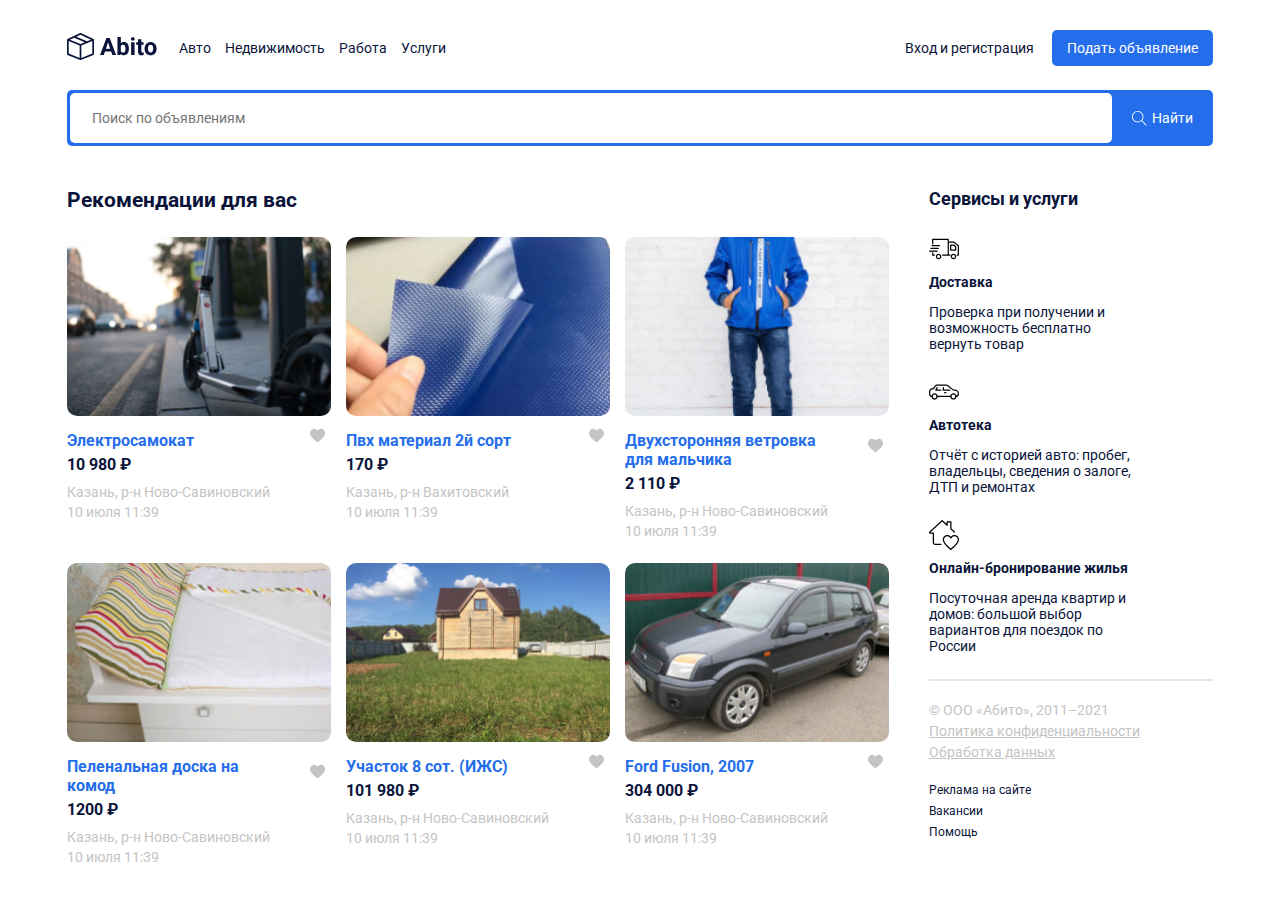
<file: index.html>
<!DOCTYPE html>
<html lang="en">
  <head>
    <meta charset="UTF-8">
    <meta name="viewport" content="width=device-width, initial-scale=1.0">
    <title>Abito</title>
    <link rel="stylesheet" href="css/style.css">
    <link rel="preconnect" href="https://fonts.googleapis.com">
    <link rel="preconnect" href="https://fonts.gstatic.com" crossorigin>
    <link href="https://fonts.googleapis.com/css2?family=Roboto:wght@400;700&display=swap" rel="stylesheet">
    <link rel="stylesheet" href="css/normalize.css">
  </head>
  <body>

<!--    HEADER START-->
<header class="header container">
<!-- NAVBAR START -->
  <div class="navbar">
    <a href="index.html" class="logo">
      <img src="img/logo.svg" alt="logo-abito" class="logo-image">
    </a>
    <div class="navbar-panel">
      <button class="close-menu">
        <svg width="20" height="20" viewBox="0 0 20 20" fill="none" xmlns="http://www.w3.org/2000/svg">
        <path d="M0.5 1L19 19.5M19 1L0.5 19.5" stroke="black"/>
      </svg>
      </button>


      <nav class="navbar-menu">
        <!--      NAVIGATION MENU-->
        <ul class="menu">
          <li class="menu-item">
            <a
                    href="#"
                    class="menu-link">Авто</a>
          </li>
          <li class="menu-item">
            <a
                    href="#"
                    class="menu-link">Недвижимость</a>
          </li>
          <li class="menu-item">
            <a
                    href="#"
                    class="menu-link">Работа</a>
          </li>
          <li class="menu-item">
            <a
                    href="#"
                    class="menu-link">Услуги</a>
          </li>
        </ul>
      </nav>

      <div class="button-group">
        <a href="#" class="button button-link">Вход и регистрация</a>
        <a href="#" class="button button-primary">Подать объявление</a>
      </div>
    </div>
    <button class="menu-button">
      <svg width="30" height="30" viewBox="0 0 30 30" fill="none" xmlns="http://www.w3.org/2000/svg">
      <path d="M0.937476 9.37501H29.0624C29.58 9.37501 29.9999 8.95498 29.9999 8.43754C29.9999 7.92002 29.5799 7.50006 29.0624 7.50006H0.937476C0.419955 7.50006 0 7.92009 0 8.43754C0 8.95498 0.420033 9.37501 0.937476 9.37501Z" fill="black"/>
      <path d="M29.0624 14.0626H0.937476C0.419955 14.0626 0 14.4826 0 15C0 15.5175 0.420033 15.9375 0.937476 15.9375H29.0624C29.58 15.9375 29.9999 15.5175 29.9999 15C29.9999 14.4826 29.58 14.0626 29.0624 14.0626Z" fill="black"/>
      <path d="M29.0625 20.625H10.3125C9.79495 20.625 9.375 21.0451 9.375 21.5625C9.375 22.08 9.79503 22.5 10.3125 22.5H29.0625C29.58 22.5 29.9999 22.0799 29.9999 21.5625C30 21.045 29.58 20.625 29.0625 20.625Z" fill="black"/>
    </svg>
    </button>

  </div>
<!--  NAVBAR END-->
  <div class="search-panel">
    <input type="search" class="search-input" placeholder="Поиск по объявлениям">
    <button class="search-button">
      <svg class="search-icon" width="15" height="15" viewBox="0 0 15 15" fill="none" xmlns="http://www.w3.org/2000/svg">
        <g clip-path="url(#clip0)">
          <path d="M14.6506 14.0012L10.0862 9.43675C10.9465 8.43352 11.4706 7.13293 11.4706 5.71058C11.4706 2.54822 8.89765 -0.0247192 5.7353 -0.0247192C4.20353 -0.0247192 2.76265 0.571751 1.67824 1.6544C0.595589 2.73793 -0.000881376 4.17881 9.77541e-07 5.71058C9.77541e-07 8.87293 2.57294 11.4459 5.7353 11.4459C7.15765 11.4459 8.45912 10.9218 9.46235 10.0615L14.0268 14.6259L14.6506 14.0012ZM5.7353 10.5635C3.06 10.5635 0.882354 8.38675 0.882354 5.71058C0.881472 4.41352 1.38618 3.19499 2.30294 2.2791C3.21882 1.36234 4.43824 0.857634 5.7353 0.857634C8.41059 0.857634 10.5882 3.0344 10.5882 5.71058C10.5882 8.38587 8.41059 10.5635 5.7353 10.5635Z" fill="white"/>
        </g>
        <defs>
          <clipPath id="clip0">
            <rect width="15" height="15" fill="white"/>
          </clipPath>
        </defs>
      </svg>
      <span class="search-button-text">Найти</span>
    </button>
  </div>
</header>
<!--    HEADER END-->
    <div class="page-content container">
<!--      ХРАНЯТСЯ КАРТОЧКИ-->
  <main class="main">
    <h2 class="page-title">Рекомендации для вас</h2>
  <div class="cards">
    <div class="card">
      <a href="single.html" class="card-link">
        <img src="img/card-image.jpg" alt="" class="card-image">

      </a>
      <div class="card-header">
        <a href="single.html" class="card-link">
          <h3 class="card-title">Электросамокат</h3>
        </a>
        <button class="like">
          <img src="img/like.svg" alt="like">
        </button>
      </div>
      <strong class="card-price">10 980 ₽</strong>
      <p class="card-text">Казань, р-н Ново-Савиновский</p>
      <p class="card-text">10 июля 11:39</p>
    </div>
    <div class="card">
      <a href="single.html" class="card-link">
        <img src="img/pvx.jpg" alt="" class="card-image">

      </a>
      <div class="card-header">
        <a href="single.html" class="card-link">
          <h3 class="card-title">Пвх материал 2й сорт</h3>
        </a>
        <button class="like">
          <img src="img/like.svg" alt="like">
        </button>
      </div>
      <strong class="card-price">170 ₽</strong>
      <p class="card-text">Казань, р-н Вахитовский</p>
      <p class="card-text">10 июля 11:39</p>
    </div>
    <div class="card">
      <a href="single.html" class="card-link">
        <img src="img/jacket.jpg" alt="" class="card-image">

      </a>
      <div class="card-header">
        <a href="single.html" class="card-link">
          <h3 class="card-title">Двухсторонняя ветровка для мальчика</h3>
        </a>
        <button class="like">
          <img src="img/like.svg" alt="like">
        </button>
      </div>
      <strong class="card-price">2 110 ₽</strong>
      <p class="card-text">Казань, р-н Ново-Савиновский</p>
      <p class="card-text">10 июля 11:39</p>
    </div>
    <div class="card">
      <a href="single.html" class="card-link">
        <img src="img/board.jpg" alt="" class="card-image">

      </a>
      <div class="card-header">
        <a href="single.html" class="card-link">
          <h3 class="card-title">Пеленальная доска на комод</h3>
        </a>
        <button class="like">
          <img src="img/like.svg" alt="like">
        </button>
      </div>
      <strong class="card-price">1200 ₽</strong>
      <p class="card-text">Казань, р-н Ново-Савиновский</p>
      <p class="card-text">10 июля 11:39</p>
    </div>
    <div class="card">
      <a href="single.html" class="card-link">
        <img src="img/plot.jpg" alt="" class="card-image">

      </a>
      <div class="card-header">
        <a href="single.html" class="card-link">
          <h3 class="card-title">Участок 8 сот. (ИЖС)</h3>
        </a>
        <button class="like">
          <img src="img/like.svg" alt="like">
        </button>
      </div>
      <strong class="card-price">101 980 ₽</strong>
      <p class="card-text">Казань, р-н Ново-Савиновский</p>
      <p class="card-text">10 июля 11:39</p>
    </div>
    <div class="card">
      <a href="single.html" class="card-link">
        <img src="img/car.jpg" alt="" class="card-image">

      </a>
      <div class="card-header">
        <a href="single.html" class="card-link">
          <h3 class="card-title">Ford Fusion, 2007</h3>
        </a>
        <button class="like">
          <img src="img/like.svg" alt="like">
        </button>
      </div>
      <strong class="card-price">304 000 ₽</strong>
      <p class="card-text">Казань, р-н Ново-Савиновский</p>
      <p class="card-text">10 июля 11:39</p>
    </div>
  </div>
  </main>
  <aside class="sidebar">
  <h4 class="page-title">Сервисы и услуги</h4>
    <div class="service">
      <img src="img/shipping.svg" alt="icon:shipping" class="service-image">
    <h5 class="service-title">Доставка</h5>
      <p class="service-text">Проверка при получении и возможность бесплатно вернуть товар</p>
    </div>
    <div class="service">
      <img src="img/autoteca.svg" alt="icon:autoteca" class="service-image">
      <h5 class="service-title">Автотека</h5>
      <p class="service-text">Отчёт с историей авто: пробег, владельцы, сведения о залоге, ДТП и ремонтах</p>
    </div>
    <div class="service">
      <img src="img/booking.svg" alt="icon:booking" class="service-image">
      <h5 class="service-title">Онлайн-бронирование жилья</h5>
      <p class="service-text">Посуточная аренда квартир и домов: большой выбор вариантов для поездок по России</p>
    </div>
    <hr color="#E5E5E5">
    <footer class="footer">
      <p class="footer-text">© ООО «Абито», 2011–2021</p>
      <ul class="footer-menu">
        <li class="footer-menu-item">
          <a href="#" class="footer-text">Политика конфиденциальности</a>
        </li>
        <li class="footer-menu-item">
          <a href="#" class="footer-text">Обработка данных</a>
        </li>
      </ul>
      <ul class="footer-menu">
        <li class="footer-menu-item">
          <a href="#" class="footer-link">Реклама на сайте</a>
        </li>
        <li class="footer-menu-item">
          <a href="#" class="footer-link">Вакансии</a>
        </li>
        <li class="footer-menu-item">
          <a href="#" class="footer-link">Помощь</a>
        </li>
      </ul>
    </footer>
  </aside>
    </div>
    <script src="https://unpkg.com/swiper/swiper-bundle.min.js"></script>
    <script src="js/main.js"></script>
  </body>
</html>
</file>
<file: css/style.css>
body{
    font-family: 'Roboto', sans-serif;
    font-size: 14px;
    color: #0A143A;
}
.container{
    max-width: 1146px;
    margin: auto;
}
.header{
    padding-top: 30px ;
    padding-bottom: 30px;
    margin-bottom: 12px;
}
.navbar{
    display: flex;
    align-items: center;
    justify-content: space-between;
    padding-bottom: 24px;
}
.navbar-panel{
    flex-grow: 1;
    display: flex;
    align-items: center;
}
.navbar-menu{
    margin-right: auto;
}
.menu{
    list-style-type: none;
    margin: 0;
    padding-left: 22px;
    padding-right: 22px;
    display: flex;
}
/*для всех пунктов меню, кроме последнего*/
.menu-item:not(:last-child){
    margin-right: 14px;
}
.menu-link{
    text-decoration: none;
    color:inherit;
/*    возьми цвет как у родителя(цвет body)*/
}
.button{
    text-decoration: none;
    display: inline-block;
    padding: 10px 15px;
    cursor: pointer;
}
.button-link{
    color: inherit;
}
.button-primary{
    background: #256EEB;
    border-radius: 5px;
    color: white;
}
.search-panel{
    height: 50px;
    background: #256EEB;
    border-radius: 5px;
    display: flex;
    padding: 3px;
}
.search-input{
    flex-grow: 1;
    background: #FFFFFF;
    border-radius: 5px;
    border: none;
    padding-left: 22px;
    padding-right: 22px;
}
.search-button{
    background: #256EEB;
    border-radius: 5px;
    border: none;
    color: white;
    padding-left: 20px;
    padding-right: 17px;
    display: flex;
    align-items: center;
    cursor: pointer;
}
.search-button-text{
    margin-left: 5px;
}
.page-content{
    display: grid;
    grid-template-columns:9fr 3fr;
    grid-column-gap: 10px;
}
.card-image{
    border-radius: 10px;
    width: 264px;
    height: 179px;
    object-fit: cover;
    }
.cards{
    display: flex;
    flex-wrap: wrap;

}
.card{
    margin-bottom: 20px;
    margin-right: 15px;
}
.card-title{
    font-size: 16px;
    line-height: 19px;
    color: #256EEB;
    margin-top: 12px;
    margin-bottom: 5px;


}
.card-header{
    display: flex;
    justify-content: space-between;
    align-items: center;
    max-width: 264px;
}
.like{
    background: none;
    border: none;
    cursor: pointer;
    margin-left: 15px;
}
.card-price{
    font-size: 16px;
    line-height: 19px;
    color: #0A143A;
    margin-bottom: 10px;
    display: block;
}
.card-text{
    font-size: 14px;
    line-height: 16px;
    color: #C4C4C4;
    margin-bottom: 4px;
    margin-top: 0;
}
.card-link{
    text-decoration: none;
}
.service{
    margin-bottom: 25px;
}
.service-title{
    margin-bottom: 5px;
    margin-top: 7px;
    font-weight: bold;
    font-size: 14px;
    line-height: 16px;
    color: #0A143A;
}
.service-text{
    font-size: 14px;
    line-height: 16px;
    color: #0A143A;
    max-width: 217px;
}
.sidebar .page-title{
    font-size: 18px;
    line-height: 21px;
}
.footer-text{
    font-size: 14px;
    line-height: 16px;
    color: #C4C4C4;
    margin-bottom: 5px;
    display: inline-block;
}
.footer-menu{
    margin: 0;
    padding: 0;
    list-style: none;
    margin-bottom: 16px;
}
.footer-link{
    text-decoration: none;
    font-size: 12px;
    line-height: 14px;
    color: inherit;
    margin-bottom: 5px;
    display: inline-block;
}
.content{
    max-width: 460px;
    margin-right: 30px;
}
.swiper-image{
    width: 100%;
    border-radius: 10px;
}
.swiper-slide {
    text-align: center;
    font-size: 18px;
    background: #fff;

    /* Center slide text vertically */
    display: -webkit-box;
    display: -ms-flexbox;
    display: -webkit-flex;
    display: flex;
    -webkit-box-pack: center;
    -ms-flex-pack: center;
    -webkit-justify-content: center;
    justify-content: center;
    -webkit-box-align: center;
    -ms-flex-align: center;
    -webkit-align-items: center;
    align-items: center;
}
.swiper-slide img {
    display: block;
    width: 100%;
    height: 100%;
    object-fit: cover;
}
.swiper-container {
    width: 100%;
    height: 100%;
    margin-left: auto;
    margin-right: auto;
}
.swiper-slide {
    background-size: cover;
    background-position: center;
}
.mySwiper2 {
    width: 100%;
    border-radius: 10px;
}
.mySwiper {
    height: 20%;
    box-sizing: border-box;
    padding: 10px 0;
}
.mySwiper .swiper-slide {
    width: 25%;
    height: 100%;
    opacity: 0.4;
    border-radius: 10px;
}
.mySwiper .swiper-slide-thumb-active {
    opacity: 1;
}
.swiper-slide img {
    display: block;
    width: 100%;
    height: 100%;
    object-fit: cover;
    border-radius: 3px;
}
.content-text{
    font-size: 14px;
    line-height: 140%;
    color: #0A143A;
}
.main-single{
    display: flex;
    align-items: flex-start;
}
.author{
    min-width: 264px;
}
.author-wrapper{
    display: flex;
    align-items: center;
    justify-content: space-between;

    margin-top: 25px;
    margin-bottom: 30px;
}
.author-avatar{
    width: 50px;
    height: 50px;
    object-fit: cover;
    border-radius: 50%;
}
.author-name{
    font-weight: bold;
    font-size: 14px;
    line-height: 16px;
    display: block;
    margin-bottom: 4px;
}
.rating{
    margin-bottom: 5px;

}
.rating-counter{
    font-size: 14px;
    line-height: 16px;
    color: #0A143A;
    opacity: 0.5;
    margin-left: 10px;
}
.author-status{
    font-size: 12px;
}
.button-block{
display: block;
    width: 100%;
    height: 54px;
    margin-bottom: 14px;
    border: none;
    border-radius: 5px;
}
.button-success{
    background: #14B4BE;
    border-radius: 5px;
    color: white;
}
.single-price{
    display: block;
    font-size: 24px;
    line-height: 28px;
    margin-top: 0;
    margin-bottom: 25px;
}
.page-title{
    margin-top: 0;
    margin-bottom: 25px;
}
.menu-button{
background: none;
    border: none;
    cursor: pointer;
    display: none;

/*    отключаем на больших экранах*/
}
.close-menu{
    display: none;
}
@media (max-width: 1200px) {
    .container{
        max-width: 960px;
    }
     .card{
         width: 45%;
     }
     .card-image{
         width: 100%;
         height: 200px;
     }



     .page-content{
         display: flex;
         flex-direction: column;
     }
    .author{
        min-width: 49%;
    }
}

@media (max-width: 992px) {
    .container{
        max-width: 740px;
    }
    .card-image{
        height: 150px;
    }
    .main-single{
        flex-direction: column;
    }
    .author{
        min-width: 82%;
    }

}
@media (max-width: 768px) {
    .container{
        max-width: 560px;
    }
    .card{
        width: 100%;
    }
    .page-content{
        grid-template-columns: 8fr 4fr;
    }
    .menu-button{
        display: block;
    }
    .navbar-panel{
        position: fixed;
        right: 0;
        top: 0;
        width: 100%;
        height: 100%;
        background-color: white;
        z-index: 9;
        flex-direction: column;
        align-items: center;
        justify-content: center;
        transition: transform 0.2s, opacity 0.2s;
        transform: translateX(100%);
        opacity: 0;
    /*    Уберем меню в сторону*/
    }
    .is-open{
        transform:translateX(0%);
        opacity: 1;
    }
    .navbar-menu{
        margin-left: auto;
        margin-bottom: 20px;
    }
    .menu{
        flex-direction: column;
        align-items: center;
        justify-content: center;
    }
    .menu-item:not(:last-child){
        margin-right: 0;
        margin-bottom: 10px;
    }
    .button-group{
        display: flex;
        flex-direction: column;
    }
    .close-menu{
        display: block;
        position: absolute;
        top: 30px;
        right: 30px;
        cursor: pointer;
        background-color: white;
        border: none;
    }

    .content{
        max-width: 95%;
    }
    .mySwiper2{
        max-width: 80%;
    }
}

@media (max-width: 576px) {
    .container{
        max-width: 90%;
    }
    .page-content{
        grid-template-columns: 12fr;
    }
    .card-image{
        height: 250px;
    }
    .card{
        margin-right: 0;
    }
    .search-button-text{
        display: none;
    }
    
    .author{
        min-width: 100%;
    }
}
</file>
